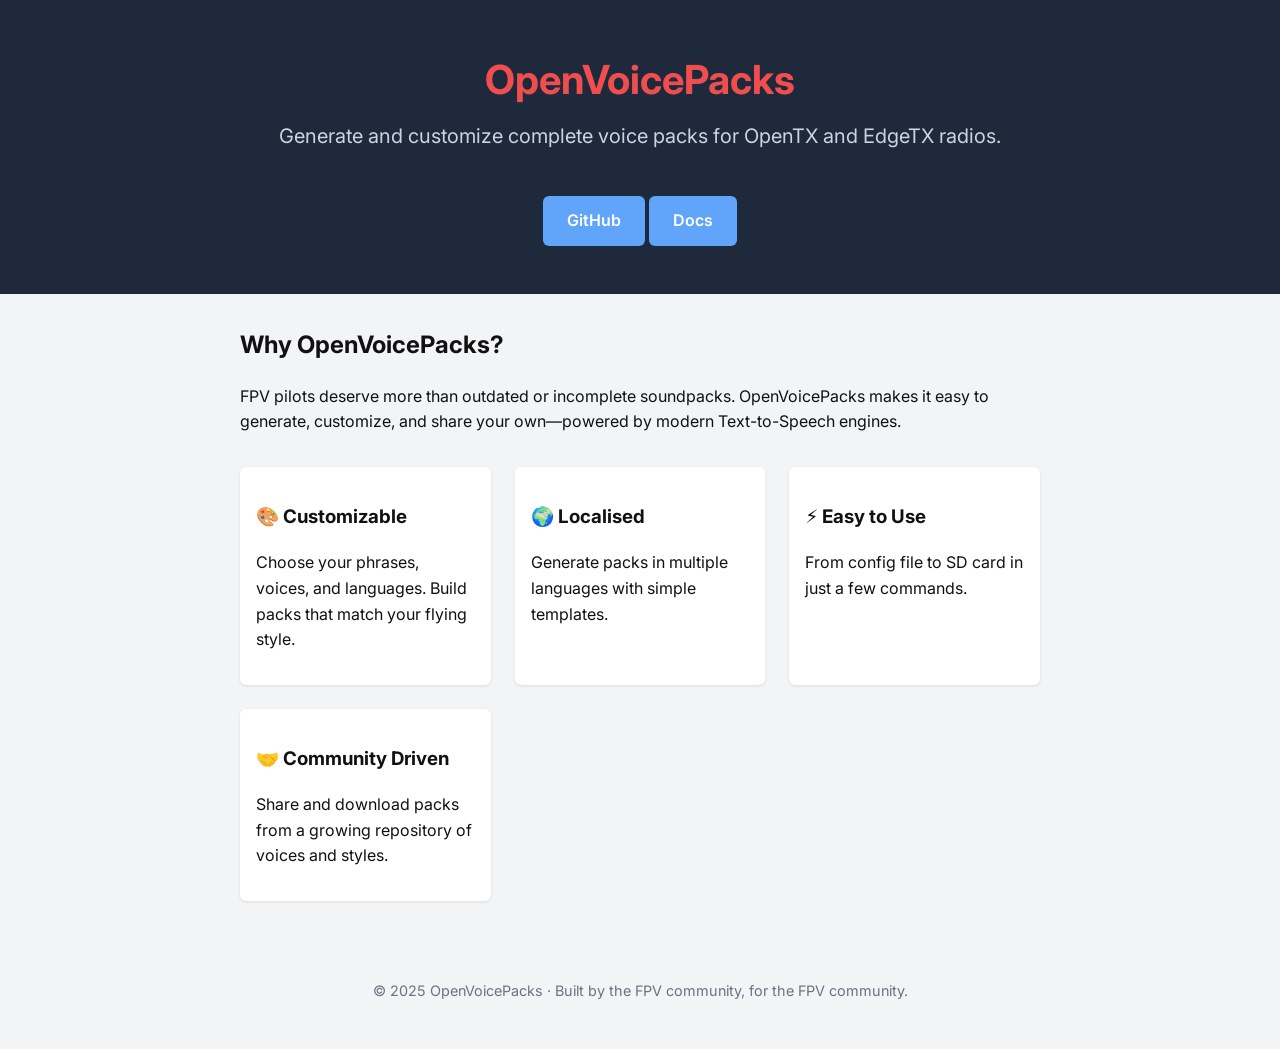
<file: assets/site/index.html>
<!DOCTYPE html>
<html lang="en">
<head>
  <meta charset="UTF-8">
  <meta name="viewport" content="width=device-width, initial-scale=1.0">
  <title>OpenVoicePacks</title>
  <style>
    body {
      font-family: "Inter", system-ui, sans-serif;
      font-optical-sizing: auto;
      font-weight: 400;
      font-style: normal;
      margin: 0;
      padding: 0;
      background: #f3f4f6;
      color: #111;
      line-height: 1.6;
    }
    header {
      background: #1e293b;
      color: #F04E4E;
      padding: 3rem 1rem;
      text-align: center;
    }
    header h1 {
      margin: 0;
      font-size: 2.5rem;
    }
    header p {
      margin-top: 0.5rem;
      font-size: 1.25rem;
      color: #cbd5e1;
    }
    main {
      max-width: 800px;
      margin: 2rem auto;
      padding: 0 1rem;
    }
    .cta {
      display: inline-block;
      margin-top: 1.5rem;
      padding: 0.75rem 1.5rem;
      background: #60A5FA;
      color: #ffffff;
      text-decoration: none;
      border-radius: 6px;
      font-weight: 600;
    }
    .features {
      display: grid;
      grid-template-columns: repeat(auto-fit, minmax(220px, 1fr));
      gap: 1.5rem;
      margin-top: 2rem;
    }
    .feature {
      background: #fff;
      padding: 1rem;
      border-radius: 6px;
      box-shadow: 0 1px 3px rgba(0,0,0,0.1);
    }
    footer {
      text-align: center;
      padding: 2rem 1rem;
      font-size: 0.9rem;
      color: #6b7280;
    }
  </style>
  <link rel="preconnect" href="https://fonts.googleapis.com">
  <link rel="preconnect" href="https://fonts.gstatic.com" crossorigin>
  <link href="https://fonts.googleapis.com/css2?family=Inter:ital,opsz,wght@0,14..32,100..900;1,14..32,100..900&display=swap" rel="stylesheet">
</head>
<body>
  <header>
    <h1>OpenVoicePacks</h1>
    <p>Generate and customize complete voice packs for OpenTX and EdgeTX radios.</p>
    <a href="https://github.com/benfairless/openvoicepacks" class="cta">GitHub</a>
    <a href="/docs/index.html" class="cta">Docs</a>
  </header>

  <main>
    <h2>Why OpenVoicePacks?</h2>
    <p>FPV pilots deserve more than outdated or incomplete soundpacks. OpenVoicePacks makes it easy to generate, customize, and share your own—powered by modern Text-to-Speech engines.</p>

    <div class="features">
      <div class="feature">
        <h3>🎨 Customizable</h3>
        <p>Choose your phrases, voices, and languages. Build packs that match your flying style.</p>
      </div>
      <div class="feature">
        <h3>🌍 Localised</h3>
        <p>Generate packs in multiple languages with simple templates.</p>
      </div>
      <div class="feature">
        <h3>⚡ Easy to Use</h3>
        <p>From config file to SD card in just a few commands.</p>
      </div>
      <div class="feature">
        <h3>🤝 Community Driven</h3>
        <p>Share and download packs from a growing repository of voices and styles.</p>
      </div>
    </div>
  </main>

  <footer>
    <p>© 2025 OpenVoicePacks · Built by the FPV community, for the FPV community.</p>
  </footer>
</body>
</html>
</file>
